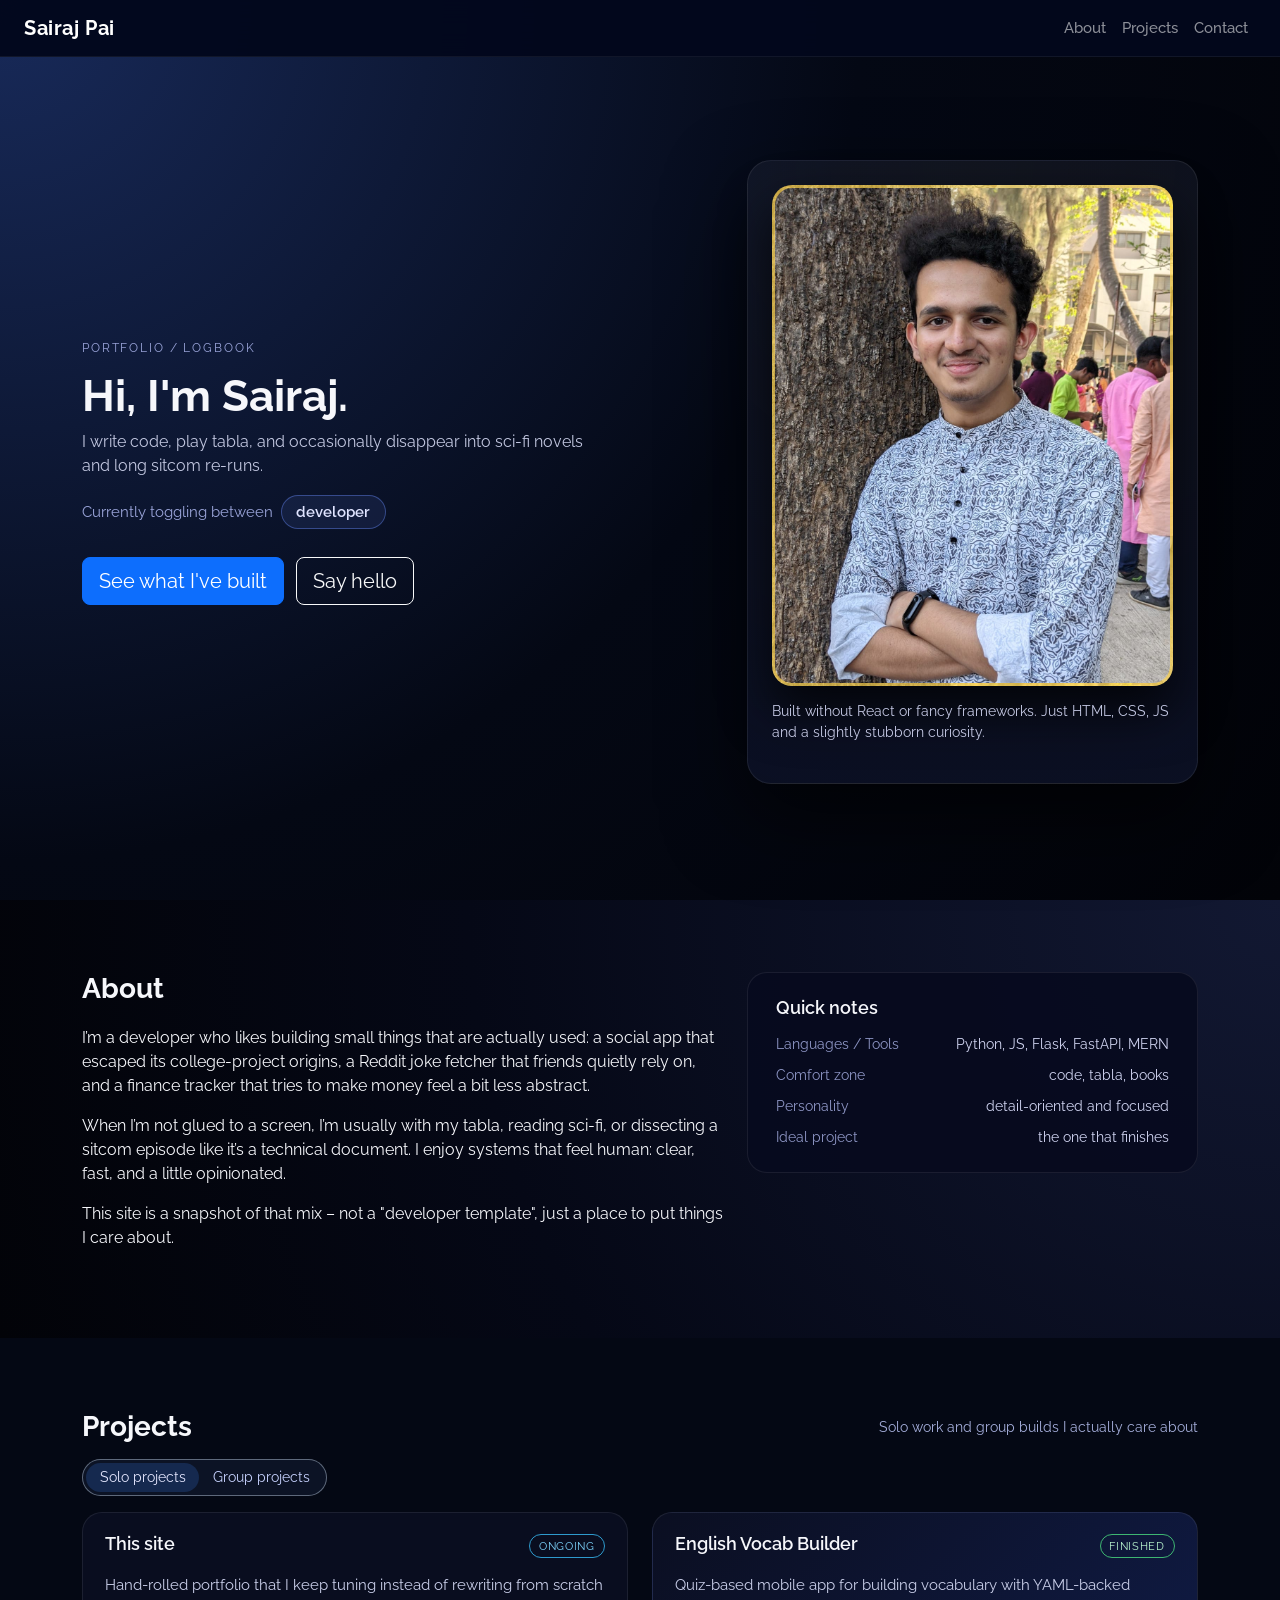
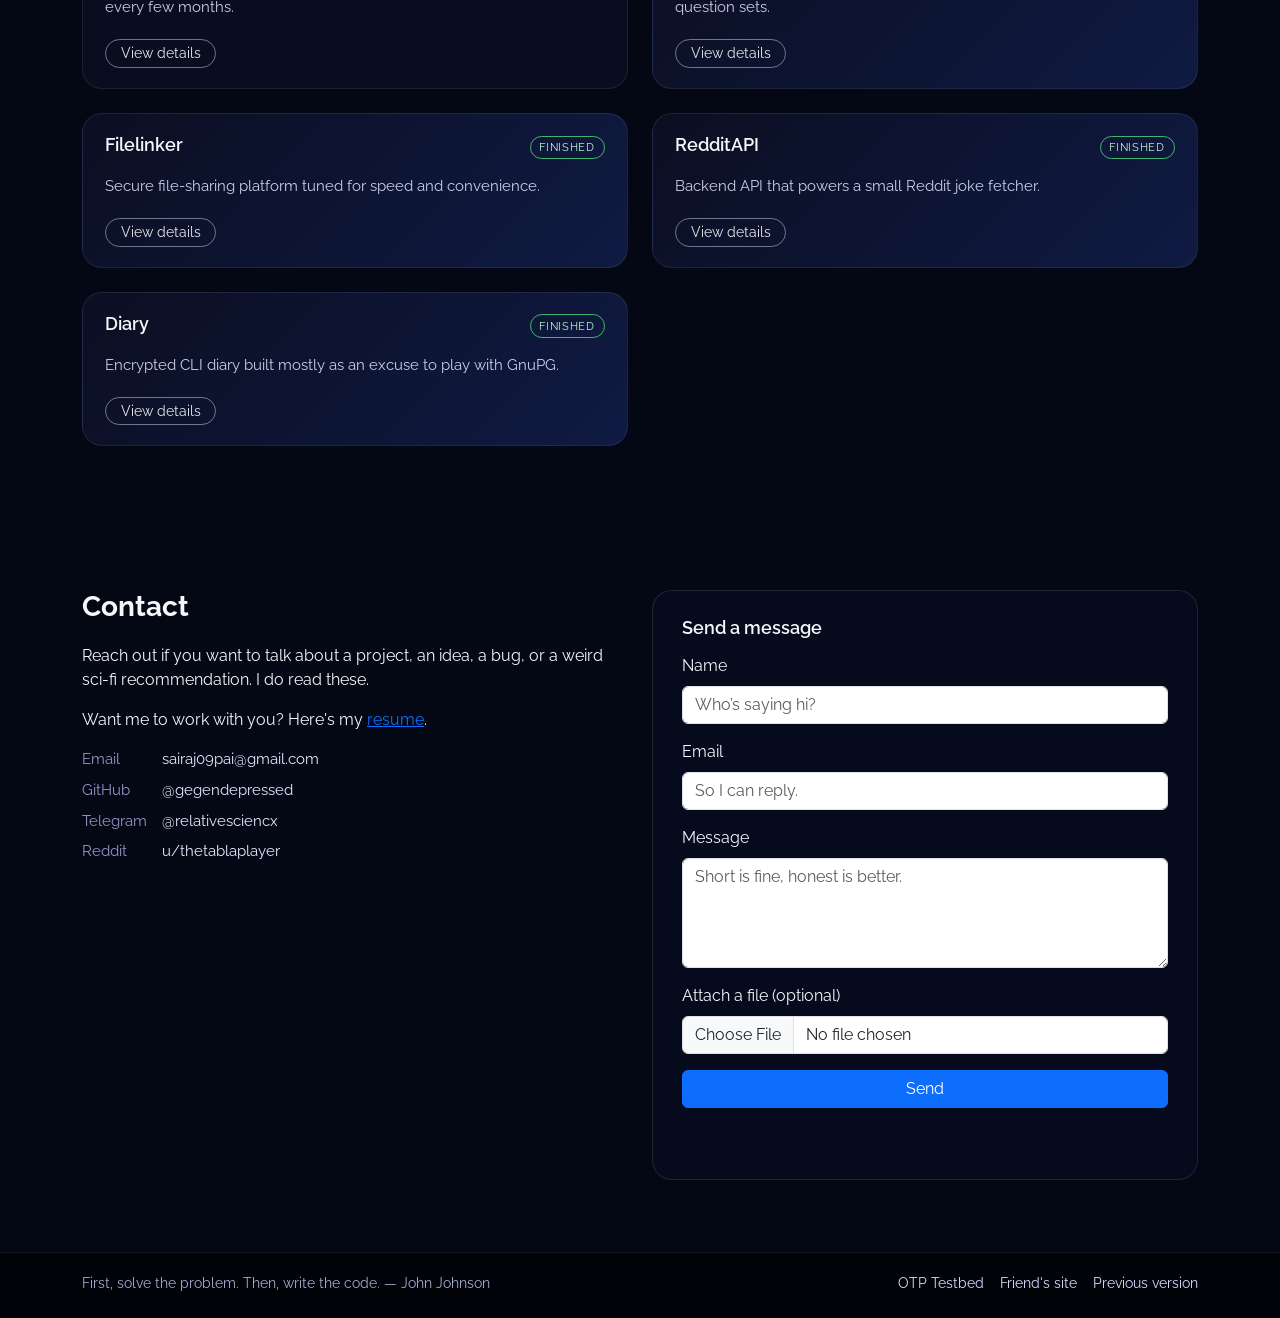
<file: index.html>
<!DOCTYPE html>
<html lang="en">
<head>
  <meta charset="utf-8" />
  <meta name="viewport" content="width=device-width, initial-scale=1" />
  <title>Sairaj Pai</title>
  <link rel="icon" type="image/x-icon" href="old/v2/images/favicon.png" />

  <!-- Fonts & CSS -->
  <link rel="preconnect" href="https://fonts.googleapis.com" />
  <link rel="preconnect" href="https://fonts.gstatic.com" crossorigin />
  <link href="https://fonts.googleapis.com/css2?family=Raleway:wght@300;400;600;700&display=swap" rel="stylesheet" />
  <link href="https://cdn.jsdelivr.net/npm/bootstrap@5.3.3/dist/css/bootstrap.min.css" rel="stylesheet" crossorigin="anonymous" />
  <link rel="stylesheet" href="css/main.css" />
</head>
<body>
  <header class="sp-header">
    <nav class="navbar navbar-expand-md navbar-dark sp-navbar fixed-top">
      <div class="container-fluid px-3 px-md-4">
        <a class="navbar-brand" href="#top">Sairaj Pai</a>
        <button class="navbar-toggler" type="button" data-bs-toggle="collapse" data-bs-target="#navContent" aria-controls="navContent" aria-expanded="false" aria-label="Toggle navigation">
          <span class="navbar-toggler-icon"></span>
        </button>
        <div class="collapse navbar-collapse" id="navContent">
          <ul class="navbar-nav ms-auto mb-2 mb-md-0">
            <li class="nav-item"><a class="nav-link" href="#about">About</a></li>
            <li class="nav-item"><a class="nav-link" href="#work">Projects</a></li>
            <li class="nav-item"><a class="nav-link" href="#contact">Contact</a></li>
          </ul>
        </div>
      </div>
    </nav>

    <section id="top" class="sp-hero container">
      <div class="row align-items-center g-4">
        <div class="col-12 col-md-6 text-center text-md-start">
          <p class="sp-eyebrow">portfolio / logbook</p>
          <h1 class="sp-hero-title">Hi, I'm Sairaj.</h1>
          <p class="sp-hero-subtitle">
            I write code, play tabla, and occasionally disappear into sci‑fi novels and long sitcom re‑runs.
          </p>
          <p class="sp-hero-rotator">
            <span class="sp-hero-label">Currently toggling between</span>
            <span class="sp-hero-chip" id="identity-rotator">developer</span>
          </p>
          <div class="sp-hero-actions">
            <a href="#work" class="btn btn-primary btn-lg">See what I've built</a>
            <a href="#contact" class="btn btn-outline-light btn-lg">Say hello</a>
          </div>
        </div>
        <div class="col-12 col-md-5 offset-md-1">
          <div class="sp-portrait-card">
            <div class="sp-portrait"></div>
            <p class="sp-portrait-note">
              Built without React or fancy frameworks. Just HTML, CSS, JS and a slightly stubborn curiosity.
            </p>
          </div>
        </div>
      </div>
    </section>
  </header>

  <main>
    <section id="about" class="sp-section sp-section-alt">
      <div class="container">
        <div class="row g-4 align-items-start">
          <div class="col-12 col-lg-7">
            <h2 class="sp-section-title">About</h2>
            <p>
              I’m a developer who likes building small things that are actually used: a social app that escaped its
              college‑project origins, a Reddit joke fetcher that friends quietly rely on, and a finance tracker that
              tries to make money feel a bit less abstract.
            </p>
            <p>
              When I’m not glued to a screen, I’m usually with my tabla, reading sci‑fi, or dissecting a sitcom episode
              like it’s a technical document. I enjoy systems that feel human: clear, fast, and a little opinionated.
            </p>
            <p>
              This site is a snapshot of that mix – not a "developer template", just a place to put things I care
              about.
            </p>
          </div>
          <div class="col-12 col-lg-5">
            <div class="sp-facts-card">
              <h3 class="sp-facts-title">Quick notes</h3>
              <ul class="sp-facts-list">
                <li><span>Languages / Tools</span><span>Python, JS, Flask, FastAPI, MERN</span></li>
                <li><span>Comfort zone</span><span>code, tabla, books</span></li>
                <li><span>Personality</span><span>detail‑oriented and focused</span></li>
                <li><span>Ideal project</span><span>the one that finishes</span></li>
              </ul>
            </div>
          </div>
        </div>
      </div>
    </section>

    <section id="work" class="sp-section">
      <div class="container">
        <div class="d-flex justify-content-between align-items-center mb-3 flex-wrap gap-2">
          <h2 class="sp-section-title mb-0">Projects</h2>
          <span class="sp-section-tag">Solo work and group builds I actually care about</span>
        </div>

        <div class="sp-project-toggle mb-3">
          <button type="button" class="sp-toggle-btn sp-toggle-btn--active" data-target="solo">Solo projects</button>
          <button type="button" class="sp-toggle-btn" data-target="group">Group projects</button>
        </div>

        <div class="sp-project-slider">
          <div id="projects-solo" class="sp-project-group sp-project-group--active">
            <div class="row g-4">
              <div class="col-12 col-md-6">
                <article class="sp-project-card sp-project-card--subtle sp-project-card--clickable" data-project-id="this-site">
                  <header class="sp-project-header">
                    <h3 class="sp-project-title">This site</h3>
                    <span class="sp-status-pill sp-status-pill--ongoing">Ongoing</span>
                  </header>
                  <p class="sp-project-body">
                    Hand-rolled portfolio that I keep tuning instead of rewriting from scratch every few months.
                  </p>
                  <button type="button" class="sp-project-open">View details</button>
                </article>
              </div>

              <div class="col-12 col-md-6">
                <article class="sp-project-card sp-project-card--clickable" data-project-id="english-vocab">
                  <header class="sp-project-header">
                    <h3 class="sp-project-title">English Vocab Builder</h3>
                    <span class="sp-status-pill sp-status-pill--finished">Finished</span>
                  </header>
                  <p class="sp-project-body">
                    Quiz-based mobile app for building vocabulary with YAML-backed question sets.
                  </p>
                  <button type="button" class="sp-project-open">View details</button>
                </article>
              </div>

              <div class="col-12 col-md-6">
                <article class="sp-project-card sp-project-card--clickable" data-project-id="filelinker">
                  <header class="sp-project-header">
                    <h3 class="sp-project-title">Filelinker</h3>
                    <span class="sp-status-pill sp-status-pill--finished">Finished</span>
                  </header>
                  <p class="sp-project-body">
                    Secure file-sharing platform tuned for speed and convenience.
                  </p>
                  <button type="button" class="sp-project-open">View details</button>
                </article>
              </div>

              <div class="col-12 col-md-6">
                <article class="sp-project-card sp-project-card--clickable" data-project-id="redditapi">
                  <header class="sp-project-header">
                    <h3 class="sp-project-title">RedditAPI</h3>
                    <span class="sp-status-pill sp-status-pill--finished">Finished</span>
                  </header>
                  <p class="sp-project-body">
                    Backend API that powers a small Reddit joke fetcher.
                  </p>
                  <button type="button" class="sp-project-open">View details</button>
                </article>
              </div>

              <div class="col-12 col-md-6">
                <article class="sp-project-card sp-project-card--clickable" data-project-id="diary">
                  <header class="sp-project-header">
                    <h3 class="sp-project-title">Diary</h3>
                    <span class="sp-status-pill sp-status-pill--finished">Finished</span>
                  </header>
                  <p class="sp-project-body">
                    Encrypted CLI diary built mostly as an excuse to play with GnuPG.
                  </p>
                  <button type="button" class="sp-project-open">View details</button>
                </article>
              </div>
            </div>
          </div>

          <div id="projects-group" class="sp-project-group">
            <div class="row g-4">
              <div class="col-12 col-md-6">
                <article class="sp-project-card sp-project-card--clickable" data-project-id="readnexus">
                  <header class="sp-project-header">
                    <h3 class="sp-project-title">ReadNexus</h3>
                    <span class="sp-status-pill sp-status-pill--finished">Finished</span>
                  </header>
                  <p class="sp-project-body">
                    Book recommendation system built over a large catalogue using semantic search and collaborative
                    filtering.
                  </p>
                  <button type="button" class="sp-project-open">View details</button>
                </article>
              </div>

              <div class="col-12 col-md-6">
                <article class="sp-project-card sp-project-card--clickable" data-project-id="exposehost">
                  <header class="sp-project-header">
                    <h3 class="sp-project-title">ExposeHost</h3>
                    <span class="sp-status-pill sp-status-pill--ongoing">Ongoing</span>
                  </header>
                  <p class="sp-project-body">
                    Coming soon.
                  </p>
                  <button type="button" class="sp-project-open">View details</button>
                </article>
              </div>

              <div class="col-12 col-md-6">
                <article class="sp-project-card sp-project-card--clickable" data-project-id="smartspend">
                  <header class="sp-project-header">
                    <h3 class="sp-project-title">SmartSpend</h3>
                    <span class="sp-status-pill sp-status-pill--finished">Finished</span>
                  </header>
                  <p class="sp-project-body">
                    Group-built personal finance manager with a MERN stack backend and real-time UI.
                  </p>
                  <button type="button" class="sp-project-open">View details</button>
                </article>
              </div>

              <div class="col-12 col-md-6">
                <article class="sp-project-card sp-project-card--clickable" data-project-id="openmedia">
                  <header class="sp-project-header">
                    <h3 class="sp-project-title">Openmedia</h3>
                    <span class="sp-status-pill sp-status-pill--finished">Finished</span>
                  </header>
                  <p class="sp-project-body">
                    Media management and social app that started in college and refused to stay a toy.
                  </p>
                  <button type="button" class="sp-project-open">View details</button>
                </article>
              </div>
            </div>
          </div>
        </div>
      </div>
    </section>

    <section id="contact" class="sp-section">
      <div class="container">
        <div class="row g-4">
          <div class="col-12 col-lg-6">
            <h2 class="sp-section-title">Contact</h2>
            <p>
              Reach out if you want to talk about a project, an idea, a bug, or a weird sci‑fi recommendation. I do
              read these.
            </p>
            <p class="sp-contact-resume">
              Want me to work with you? Here's my <a href="assets/Sairaj_Pai-Resume.pdf" target="_blank" rel="noopener noreferrer">resume</a>.
            </p>
            <ul class="sp-contact-list">
              <li><span>Email</span><a href="mailto:sairaj09pai@gmail.com">sairaj09pai@gmail.com</a></li>
              <li><span>GitHub</span><a href="https://github.com/gegendepressed" target="_blank" rel="noopener noreferrer">@gegendepressed</a></li>
              <li><span>Telegram</span><a href="https://t.me/relativesciencx" target="_blank" rel="noopener noreferrer">@relativesciencx</a></li>
              <li><span>Reddit</span><a href="https://reddit.com/u/thetablaplayer" target="_blank" rel="noopener noreferrer">u/thetablaplayer</a></li>
            </ul>
          </div>
          <div class="col-12 col-lg-6">
            <div class="sp-form-card">
              <h3 class="sp-form-title">Send a message</h3>
              <form id="contact-form" novalidate>
                <div class="mb-3">
                  <label for="name" class="form-label">Name</label>
                  <input type="text" id="name" name="name" class="form-control" placeholder="Who’s saying hi?" required />
                </div>
                <div class="mb-3">
                  <label for="email" class="form-label">Email</label>
                  <input type="email" id="email" name="email" class="form-control" placeholder="So I can reply." />
                </div>
                <div class="mb-3">
                  <label for="message" class="form-label">Message</label>
                  <textarea id="message" name="message" rows="4" class="form-control" placeholder="Short is fine, honest is better." required></textarea>
                </div>
                <div class="mb-3">
                  <label for="file" class="form-label">Attach a file (optional)</label>
                  <input type="file" id="file" name="file" class="form-control" />
                </div>
                <button type="submit" class="btn btn-primary w-100" id="contact-submit">Send</button>
                <p class="sp-form-status" id="form-status" aria-live="polite"></p>
              </form>
            </div>
          </div>
        </div>
      </div>
    </section>
  </main>

  <div class="sp-modal-backdrop" id="project-modal" hidden>
    <div class="sp-modal" role="dialog" aria-modal="true" aria-labelledby="project-modal-title">
      <button type="button" class="sp-modal-close" id="project-modal-close" aria-label="Close project details">×</button>
      <header class="sp-modal-header">
        <h2 id="project-modal-title" class="sp-modal-title"></h2>
        <span id="project-modal-status" class="sp-status-pill"></span>
      </header>
      <div class="sp-modal-main">
        <div class="sp-modal-info">
          <p id="project-modal-period" class="sp-modal-period"></p>
          <p id="project-modal-tech" class="sp-modal-tech"></p>
          <ul id="project-modal-points" class="sp-modal-list"></ul>
          <div class="sp-modal-actions">
            <a id="project-modal-live" class="btn btn-sm btn-primary" href="#" target="_blank" rel="noopener noreferrer" hidden>Open live app</a>
            <a id="project-modal-code" class="btn btn-sm btn-outline-light" href="#" target="_blank" rel="noopener noreferrer" hidden>View code</a>
            <a id="project-modal-extra" class="btn btn-sm btn-outline-light" href="#" target="_blank" rel="noopener noreferrer" hidden>Project page</a>
          </div>
        </div>
        <div id="project-modal-frame-wrapper" class="sp-modal-frame-wrapper" hidden>
          <iframe id="project-modal-frame" title="Project preview" loading="lazy"></iframe>
        </div>
      </div>
    </div>
  </div>

  <footer class="sp-footer">
    <div class="container d-flex flex-column flex-md-row align-items-center justify-content-between gap-3">
      <p class="mb-0 sp-footer-text" id="footer-quote"></p>
      <div class="sp-footer-links">
        <a href="otp.html">OTP Testbed</a>
        <a href="https://frost2k5.is-a.dev" target="_blank" rel="noopener noreferrer">Friend's site</a>
        <a href="/old/v2/index.html" target="_blank" rel="noopener noreferrer">Previous version</a>
      </div>
    </div>
  </footer>

  <script src="https://cdn.jsdelivr.net/npm/bootstrap@5.3.3/dist/js/bootstrap.bundle.min.js" crossorigin="anonymous"></script>
  <script src="js/main.js"></script>
</body>
</html>
</file>
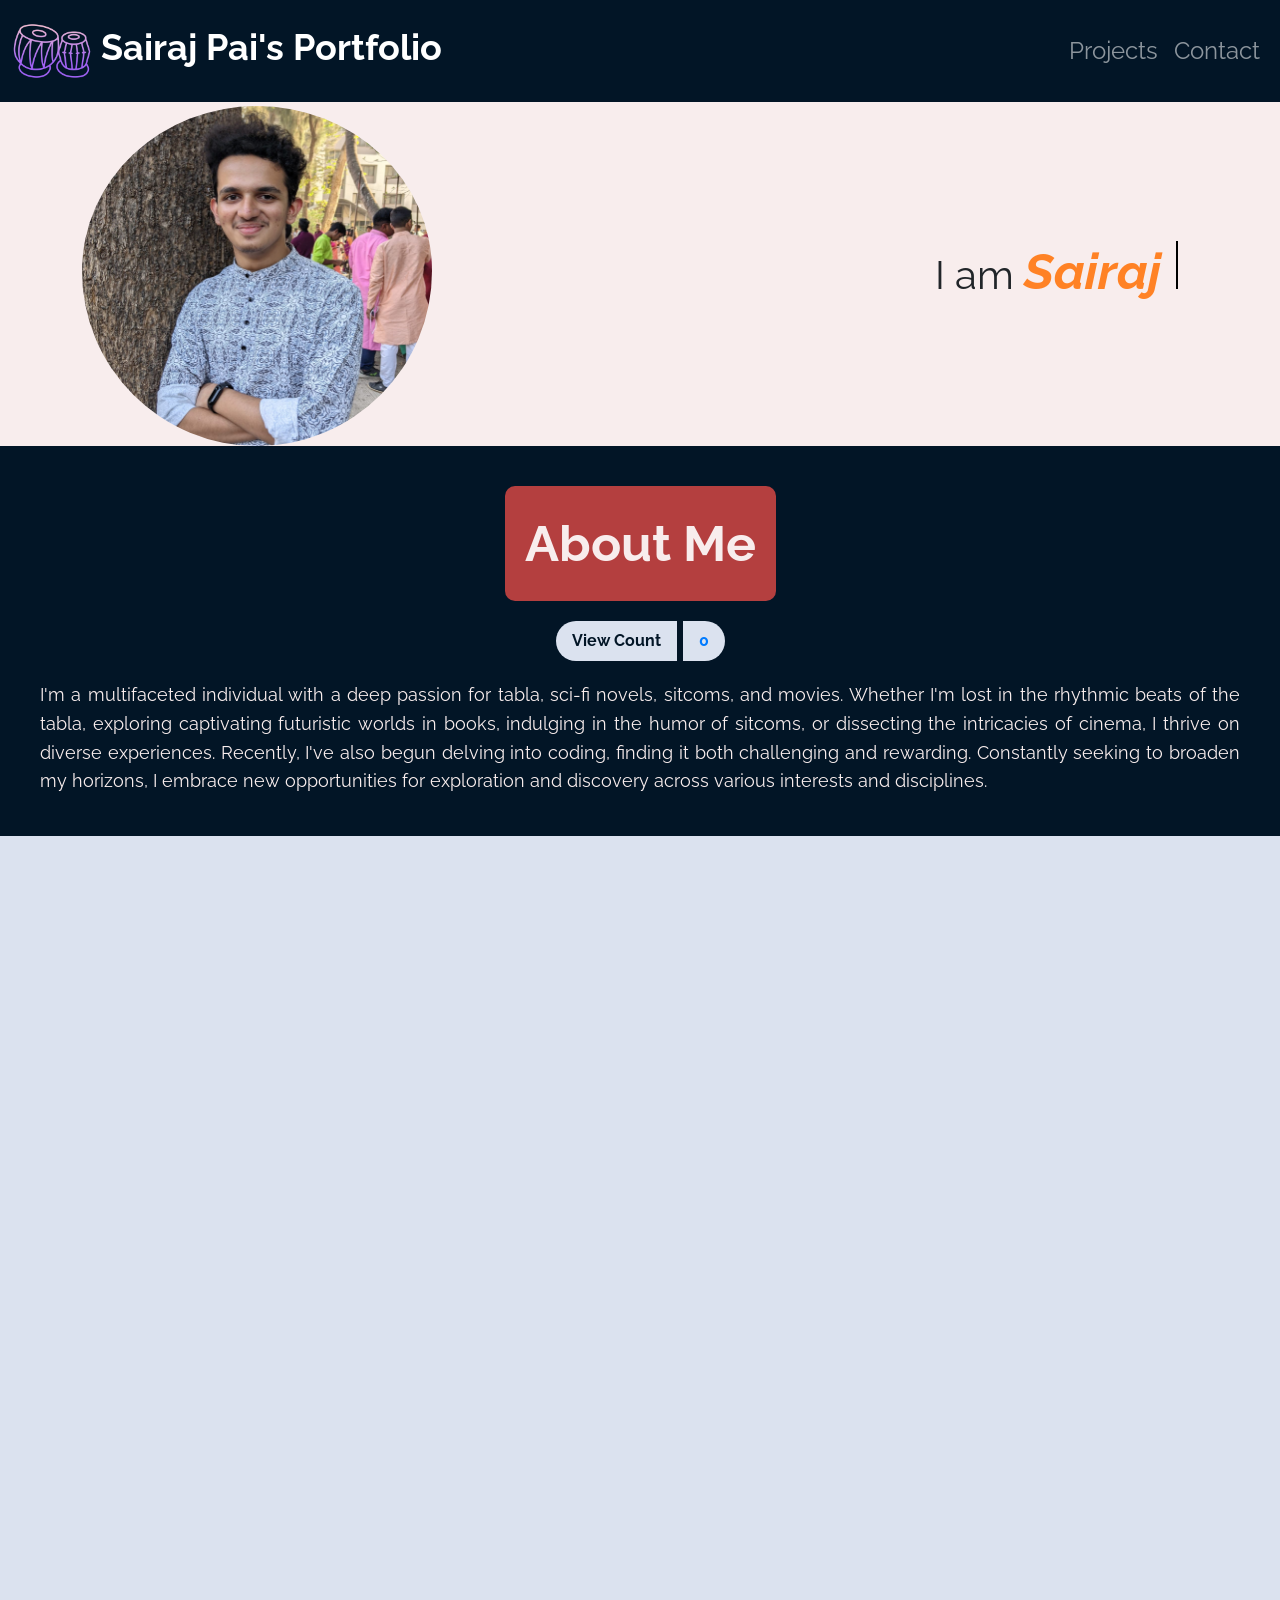
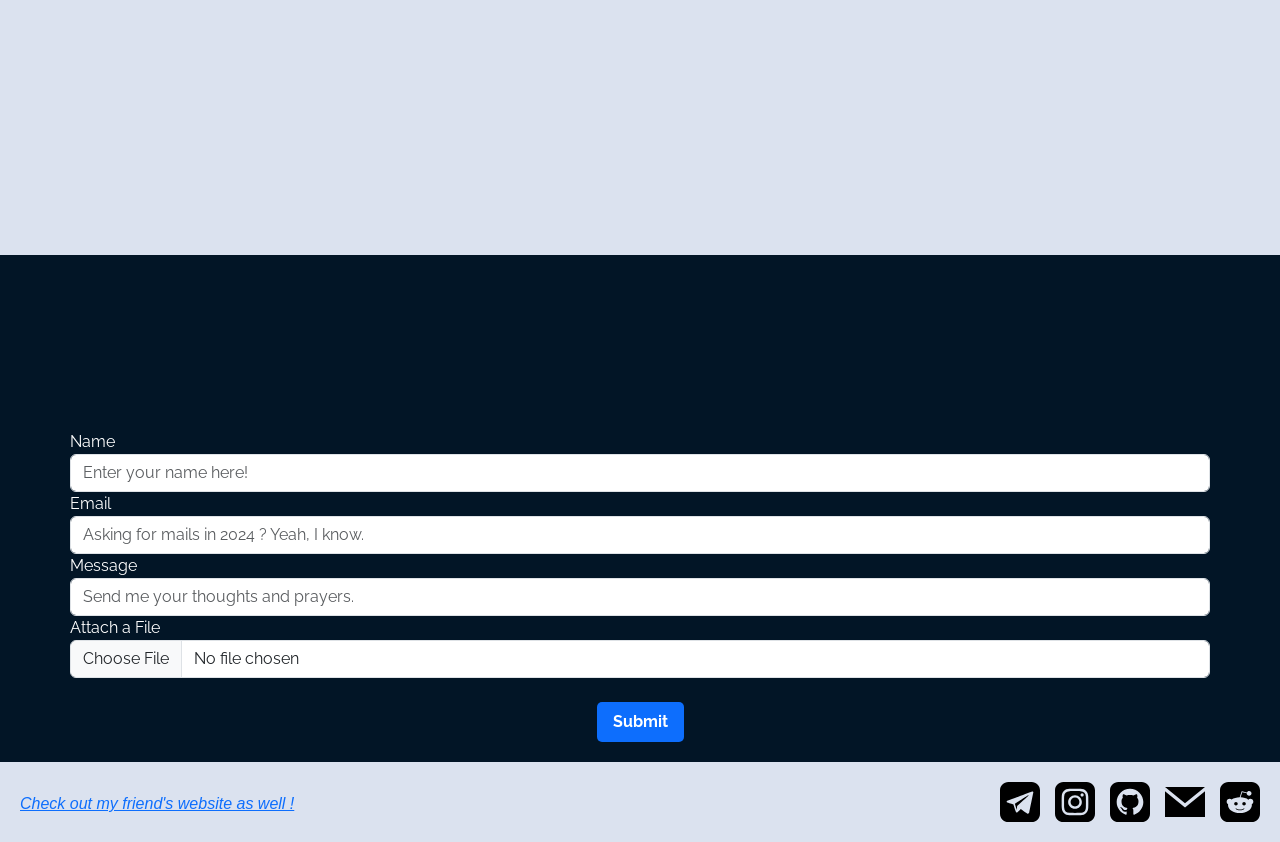
<file: old/v2/index.html>
<!DOCTYPE html>
<html lang="en">
<head>
    <meta charset="utf-8">
    <meta name="viewport" content="width=device-width, initial-scale=1">
    <title>Sairaj Pai - Portfolio</title>
    <link rel="icon" type="image/x-icon" href="images/favicon.png">
    <link href="https://cdn.jsdelivr.net/npm/bootstrap@5.3.3/dist/css/bootstrap.min.css" rel="stylesheet" integrity="sha384-QWTKZyjpPEjISv5WaRU9OFeRpok6YctnYmDr5pNlyT2bRjXh0JMhjY6hW+ALEwIH" crossorigin="anonymous">
    <link rel="stylesheet" href="css/style.css">
    <link rel="preconnect" href="https://fonts.googleapis.com">
    <link rel="preconnect" href="https://fonts.gstatic.com" crossorigin>
    <link href="https://fonts.googleapis.com/css2?family=Raleway:ital,wght@0,100..900;1,100..900&display=swap" rel="stylesheet">
    <link href="https://unpkg.com/aos@2.3.1/dist/aos.css" rel="stylesheet">
  </head>
<body>
    <nav class="navbar navbar-expand-lg navbar-dark fixed-top">
        <div class="container-fluid">
            <a class="navbar-brand navbar-dark" href="#"><img src="images/favicon.png" style="width: 80px; height: auto; padding: right 10px;"> Sairaj Pai's Portfolio</a>
            <button class="navbar-toggler" type="button" data-bs-toggle="collapse" data-bs-target="#navbarSupportedContent" aria-controls="navbarSupportedContent" aria-expanded="false" aria-label="Toggle navigation">
                <span class="navbar-toggler-icon"></span>
            </button>
            <div class="collapse navbar-collapse" id="navbarSupportedContent">
                <ul class="navbar-nav ms-auto mb-3 mb-lg-0">
                    <li class="nav-item">
                        <a class="nav-link" href="#projects">Projects</a>
                    </li>
                    <li class="nav-item">
                      <a class="nav-link" href="#contact">Contact</a>
                  </li>
                </ul>
            </div>
        </div>
    </nav>
    
    <div class="container mt-5 pt-5">
        <div class="d-flex align-items-center">
            <img class="profile me-3" src="images/profile.jpeg" alt="Profile">
            <div class="typing-container">
                I am <span class="typed-text"></span> 
                <span class="cursor"></span>
            </div>
        </div>
    </div>

    <div class="aboutme-container">
        <div data-aos="zoom-in" class="aboutme"> About Me</div>
        <div class="visitcounter">
					<span class="visitcounter-label">View Count </span>
					<span class="visitcounter-count" id="visitcount">0</span>
				</div>
        <div class="description">
            I'm a multifaceted individual with a deep passion for tabla, sci-fi novels, sitcoms, and movies. Whether I'm lost in the rhythmic beats of the tabla, exploring captivating futuristic worlds in books, indulging in the humor of sitcoms, or dissecting the intricacies of cinema, I thrive on diverse experiences. Recently, I've also begun delving into coding, finding it both challenging and rewarding. Constantly seeking to broaden my horizons, I embrace new opportunities for exploration and discovery across various interests and disciplines. 
        </div>
    </div>

    <div class="projects-container" id="projects">
        <div data-aos="fade-up" class="projects-title"> Projects </div>
        <div data-aos="fade-up" class="card text-white bg-dark mb-3">
            <img src="images/openmedia.png" class="card-img-top cardimage" alt="...">
            <div class="card-body">
              <h5 class="card-title">Openmedia - A Social Media Web App</h5>
              <p class="card-text">Developed originally as a college project, it has been scaled according to the requirements of a generic social media app. Built using Flask and Html.</p>
              <a href="https://openmedia-e0gvb8fzbnexafd8.centralus-01.azurewebsites.net/" class="btn btn-primary stretched-link">Openmedia</a>
            </div>
          </div>

          <div data-aos="fade-up" class="card text-white bg-dark mb-3">
            <img src="images/redditfetcher.png" class="card-img-top cardimage" alt="...">
            <div class="card-body">
              <h5 class="card-title">Reddit Fetcher - Fetch Posts Away !</h5>
              <p class="card-text"> This FastAPI application connects to Reddit using the PRAW library to fetch random, hot and top posts from a specified subreddit. It returns the title, description, URL and date of a post and also has a copying functionality. It's a great way to get jokes and send to your friends!</p>
              <a href="https://sairaj.tabcat.live/redditapi.html" class="btn btn-primary stretched-link"> Reddit Fetcher</a>
            </div>
          </div>

          <div data-aos="fade-up" class="card text-white bg-dark mb-3">
            <img src="images/smartspend1.png" class="card-img-top cardimage" alt="...">
            <div class="card-body">
              <h5 class="card-title">SmartSpend - Personal Finance Manager</h5>
              <p class="card-text">SmartSpend is a comprehensive personal finance planner built using the MERN stack (MongoDB, Express, React, and Node.js). It enables users to manage their financial activities, including investments, expenses, transactions, loans, and EMIs, through a secure and intuitive interface.</p>
              <a href="https://smartspend-h6cxb0dng5ardeef.centralindia-01.azurewebsites.net/" class="btn btn-primary stretched-link"> SmartSpend </a>
            </div>
          </div>

          <div data-aos="fade-up" class="card text-white bg-dark mb-3">
            <img src="images/websitepic.png" class="card-img-top cardimage" alt="...">
            <div class="card-body">
              <h5 class="card-title">This Portfolio Website</h5>
              <p class="card-text">Well, isn't it nice ?</p>
              <a href="https://sairaj.tabcat.live" class="btn btn-primary stretched-link"> THIS WEBSITE.</a>   
            </div>
          </div>

    </div>

    <div class="contents-container text-white " id="contact">
        <div class="contents-title" data-aos="zoom-in"> Contact </div>
        <form name="myForm" onsubmit="validateForm(); return false">
        <div class="form-row">
          <div class="col-auto text-start">
            <label for="validationDefault01">Name</label>
            <input type="text" class="form-control text-start" id="name" placeholder="Enter your name here!"required>
          </div>
          <div class="col-auto text-start">
            <label for="validationDefault02">Email</label>
            <input type="email" class="form-control text-start" id="email" placeholder="Asking for mails in 2024 ? Yeah, I know.">
          </div>
          </div>
          <div class="form-group text-start">
            <label for="exampleFormControlInput1">Message</label>
            <input type="text" class="form-control text-start" id="message" placeholder="Send me your thoughts and prayers."required>
          </div>
          <div class="form-group text-start">
            <label for="file"> Attach a File </label>
            <input type="file" class="form-control text-start" id="filename" name="filename" placeholder="Send me any documents to review!">
          </div>
          <br>
          <input class="submitbutton btn btn-primary btn-lg btn-block" type="submit" value="Submit">
        </form>
    </div>

        <footer class="socialmedia-tray">
          <div class="website-mention">
            <a href="https://frost2k5.is-a.dev"> Check out my friend's website as well !</a>
          </div>
          <div class="socialmedia-icons">
            <a href="https://t.me/relativesciencx">
              <img src="images/teleicon.svg" alt="Telegram">
            </a>
            <a href="https://instagram.com/the.tablaplayer" target="_blank" rel="noopener noreferrer">
              <img src="images/instaicon.svg" alt="Instagram">
            </a>
            <a href="https://github.com/gegendepressed" target="_blank" rel="noopener noreferrer">
              <img src="images/giticon.svg" alt="GitHub">
            </a>
            <a href="mailto:sairaj09pai@gmail.com">
              <img src="images/mailicon.svg" alt="Email">
            </a>
            <a href="https://reddit.com/u/thetablaplayer" target="_blank" rel="noopener noreferrer">
              <img src="images/redditicon.svg" alt="Reddit">
            </a>
          </div>

        </footer>
        

    <script src="https://unpkg.com/aos@2.3.1/dist/aos.js"></script>
      <script>
        AOS.init();
      </script>
    <script src="js/script.js"></script>
    <script src="https://cdn.jsdelivr.net/npm/bootstrap@5.3.3/dist/js/bootstrap.bundle.min.js" integrity="sha384-YvpcrYf0tY3lHB60NNkmXc5s9fDVZLESaAA55NDzOxhy9GkcIdslK1eN7N6jIeHz" crossorigin="anonymous"></script></body>
</html>
</file>
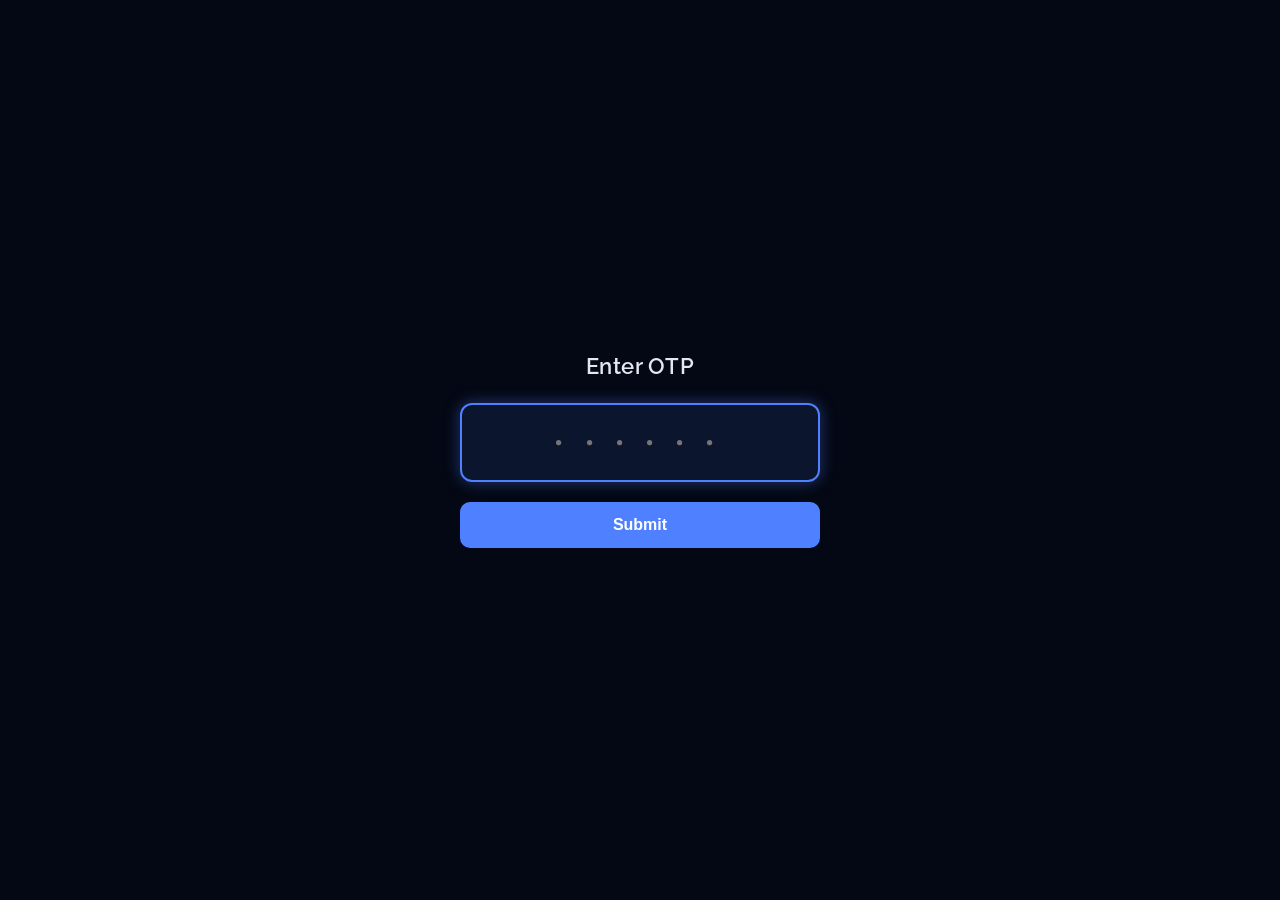
<file: otp.html>
<!DOCTYPE html>
<html lang="en">
<head>
  <meta charset="utf-8" />
  <meta name="viewport" content="width=device-width, initial-scale=1" />
  <title>OTP Verification</title>
  <link rel="preconnect" href="https://fonts.googleapis.com" />
  <link rel="preconnect" href="https://fonts.gstatic.com" crossorigin />
  <link href="https://fonts.googleapis.com/css2?family=Raleway:wght@400;600&family=JetBrains+Mono:wght@400;600&display=swap" rel="stylesheet" />
  <style>
    * {
      box-sizing: border-box;
      margin: 0;
      padding: 0;
    }
    body {
      background: #040814;
      color: #f6f7fb;
      font-family: 'Raleway', system-ui, -apple-system, sans-serif;
      min-height: 100vh;
      display: flex;
      align-items: center;
      justify-content: center;
      padding: 20px;
    }
    .otp-container {
      width: 100%;
      max-width: 360px;
      text-align: center;
    }
    h1 {
      font-size: 1.4rem;
      margin-bottom: 24px;
      font-weight: 600;
      color: #e2e8f0;
      letter-spacing: 0.02em;
    }
    .otp-input {
      width: 100%;
      background: rgba(14, 23, 49, 0.9);
      border: 2px solid rgba(255, 255, 255, 0.18);
      border-radius: 12px;
      padding: 16px 20px;
      font-family: 'JetBrains Mono', monospace;
      font-size: 2rem;
      color: #ffffff;
      text-align: center;
      letter-spacing: 0.35em;
      outline: none;
      transition: border-color 0.2s, box-shadow 0.2s;
    }
    .otp-input:focus {
      border-color: #4f80ff;
      box-shadow: 0 0 16px rgba(79, 128, 255, 0.4);
    }
    .btn-submit {
      margin-top: 20px;
      width: 100%;
      padding: 14px;
      background: #4f80ff;
      color: #fff;
      border: none;
      border-radius: 10px;
      font-size: 1rem;
      font-weight: 600;
      cursor: pointer;
      transition: background 0.2s;
    }
    .btn-submit:hover {
      background: #3b6ae8;
    }
  </style>
</head>
<body>
  <div class="otp-container">
    <h1>Enter OTP</h1>
    <form action="#" method="post" onsubmit="event.preventDefault();">
      <input 
        type="text" 
        name="otp" 
        id="otp" 
        autocomplete="one-time-code" 
        inputmode="numeric" 
        pattern="[0-9]*" 
        maxlength="6" 
        placeholder="······" 
        class="otp-input"
        autofocus 
      />
      <button type="submit" class="btn-submit">Submit</button>
    </form>
  </div>
</body>
</html>
</file>
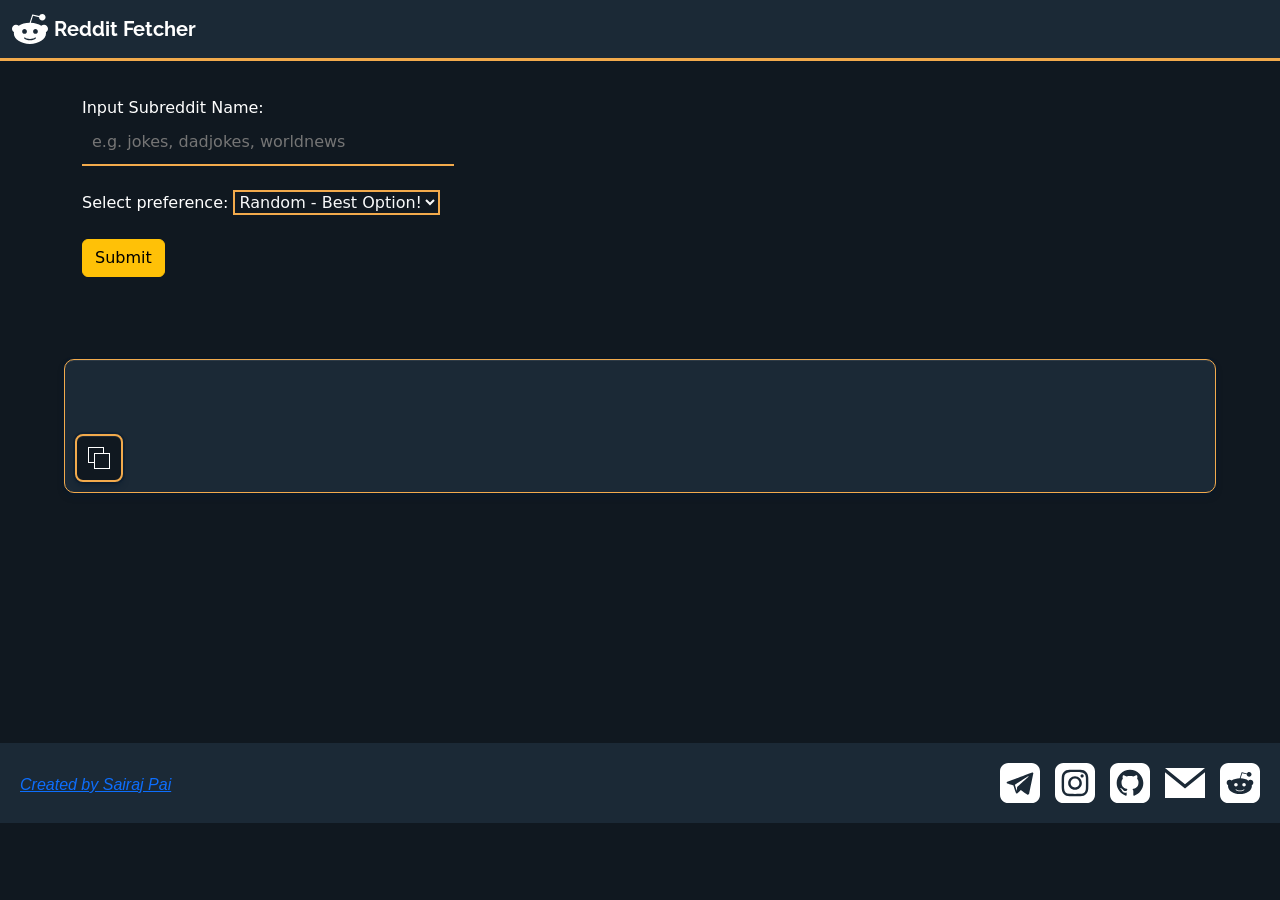
<file: old/v2/redditapi.html>
<!DOCTYPE html>
<html lang="en">
<head>
    <meta charset="utf-8">
    <meta name="viewport" content="width=device-width, initial-scale=1">
    <title>Reddit Fetcher - Fetch Away!</title>
    <link rel="icon" type="image/x-icon" href="images/redditforapi.svg">
    <link href="https://cdn.jsdelivr.net/npm/bootstrap@5.3.3/dist/css/bootstrap.min.css" rel="stylesheet" integrity="sha384-QWTKZyjpPEjISv5WaRU9OFeRpok6YctnYmDr5pNlyT2bRjXh0JMhjY6hW+ALEwIH" crossorigin="anonymous">
    <link rel="stylesheet" href="css/redstyles.css">
    <link rel="stylesheet" href="css/mstyles.css">
    <link rel="preconnect" href="https://fonts.googleapis.com">
    <link rel="preconnect" href="https://fonts.gstatic.com" crossorigin>
    <link href="https://fonts.googleapis.com/css2?family=Raleway:ital,wght@0,100..900;1,100..900&display=swap" rel="stylesheet">
</head>
<body>
    <nav class="navbar navbar-expand-lg navbar-dark fixed-top">
        <div class="container-fluid">
            <a class="navbar-brand" href="">
                <img src="images/redditforapi.svg" style="width: 36px; height: 36px; filter: invert();">
                Reddit Fetcher
            </a>
        </div>
    </nav>
    
    <div class="container mt-5 pt-5">
        <div class="image-container">
            <form id="redditapifetcher">
                <div class="form-group col-md-4">
                    <label for="subredditname">Input Subreddit Name:</label>
                    <input type="text" class="input-line text-light" id="subredditname" placeholder="e.g. jokes, dadjokes, worldnews" required>
                </div>
                <br>
                <label for="options">Select preference:</label>
                <select class="custom-select text-light bg-custom" id="options" required>
                    <option value="hot">Hot</option>
                    <option value="top_week">Top - Past Week</option>
                    <option value="top_month">Top - Past Month</option>
                    <option value="top_year">Top - Past Year</option>
                    <option selected value="random">Random - Best Option!</option>
                </select>
                <br><br>
                <button type="submit" class="btn btn-warning">Submit</button>
                <br>
                <br>
            </form>
        </div>
    </div>
    <br>
    <br>

    <div class="redcontainer">
        <br>
        <p id="Joke-Header"></p>
        <p id="Joke-Description"></p>
        <p id="URL"></p>
        <p id="Date"></p>
        <br>
        <button id="copytextbutton" onclick="copytext()" class="copytextbutton" disabled>
            <img src="images/iconmonstr-copy-thin.svg" style="filter: invert();">
        </button>
    </div>

    <br>
    <br>
    <br>
    <br>
    <br>
    <br>
    <br>
    <br>
    <br>
    <br>
    <div class="socialmedia-tray">
        <div class="website-mention">
          <a href="https://sairaj.tabcat.live"> Created by Sairaj Pai</a>
        </div>
        <div class="socialmedia-icons">
          <a href="https://t.me/relativesciencx">
            <img src="images/teleicon.svg" alt="Telegram">
          </a>
          <a href="https://instagram.com/the.tablaplayer" target="_blank" rel="noopener noreferrer">
            <img src="images/instaicon.svg" alt="Instagram">
          </a>
          <a href="https://github.com/gegendepressed" target="_blank" rel="noopener noreferrer">
            <img src="images/giticon.svg" alt="GitHub">
          </a>
          <a href="mailto:sairaj09pai@gmail.com">
            <img src="images/mailicon.svg" alt="Email">
          </a>
          <a href="https://reddit.com/u/thetablaplayer" target="_blank" rel="noopener noreferrer">
            <img src="images/redditicon.svg" alt="Reddit">
          </a>
        </div>
      </div>

    <script src="js/redscript.js"></script>
    <script src="https://cdn.jsdelivr.net/npm/bootstrap@5.3.3/dist/js/bootstrap.bundle.min.js" integrity="sha384-YvpcrYf0tY3lHB60NNkmXc5s9fDVZLESaAA55NDzOxhy9GkcIdslK1eN7N6jIeHz" crossorigin="anonymous"></script>
</body>
</html>
</file>
<file: css/main.css>
body {
  margin: 0;
  font-family: "Raleway", system-ui, -apple-system, BlinkMacSystemFont, "Segoe UI", sans-serif;
  background: #040814;
  color: #f6f7fb;
}

.sp-header {
  background: radial-gradient(circle at top left, #182a5a 0, #040814 55%, #020308 100%);
  min-height: 100vh;
  padding-top: 64px;
}

.sp-navbar {
  background: rgba(3, 8, 29, 0.96);
  backdrop-filter: blur(12px);
  border-bottom: 1px solid rgba(255, 255, 255, 0.06);
}

.sp-navbar .navbar-brand {
  font-weight: 700;
  letter-spacing: 0.03em;
}

.sp-navbar .nav-link {
  font-weight: 500;
  font-size: 0.95rem;
}

.sp-hero {
  padding-top: 96px;
  padding-bottom: 96px;
}

.sp-eyebrow {
  text-transform: uppercase;
  letter-spacing: 0.15em;
  color: #9aa4d9;
  font-size: 0.78rem;
  margin-bottom: 0.75rem;
}

.sp-hero-title {
  font-size: clamp(2.4rem, 3.4vw, 3.2rem);
  font-weight: 700;
  margin-bottom: 0.5rem;
}

.sp-hero-subtitle {
  font-size: 1.02rem;
  max-width: 32rem;
  color: #c2c7e0;
}

.sp-hero-rotator {
  margin-top: 1rem;
  display: flex;
  flex-wrap: wrap;
  align-items: center;
  gap: 0.5rem;
  font-size: 0.95rem;
}

.sp-hero-label {
  color: #9aa4d9;
}

.sp-hero-chip {
  background: rgba(105, 142, 255, 0.1);
  border-radius: 999px;
  padding: 0.3rem 0.9rem;
  border: 1px solid rgba(105, 142, 255, 0.4);
  font-weight: 600;
  color: #e0e4ff;
}

.sp-hero-actions {
  margin-top: 1.75rem;
  display: flex;
  flex-wrap: wrap;
  gap: 0.75rem;
}

.sp-portrait-card {
  background: radial-gradient(circle at top, rgba(255, 255, 255, 0.06), rgba(11, 16, 36, 0.96));
  border-radius: 1.5rem;
  border: 1px solid rgba(255, 255, 255, 0.08);
  padding: 1.5rem;
  box-shadow: 0 32px 80px rgba(0, 0, 0, 0.65);
}

.sp-portrait {
  width: 100%;
  aspect-ratio: 4 / 5;
  border-radius: 1.25rem;
  background-image: url("../old/v2/images/profile.jpeg");
  background-size: cover;
  background-position: center;
  border: 3px solid rgba(252, 211, 77, 0.7);
  box-shadow: 0 24px 50px rgba(0, 0, 0, 0.75);
}

.sp-portrait-note {
  margin-top: 0.85rem;
  font-size: 0.9rem;
  color: #c4c8e3;
}

.sp-section {
  padding: 72px 0;
}

.sp-section-alt {
  background: radial-gradient(circle at top right, #121832 0, #050816 60%, #020308 100%);
}

.sp-section-title {
  font-size: 1.75rem;
  font-weight: 700;
  margin-bottom: 1.25rem;
}

.sp-section-tag {
  font-size: 0.9rem;
  color: #a5aedb;
}

.sp-subsection-heading {
  font-size: 1.1rem;
  font-weight: 600;
  margin-bottom: 0.75rem;
  color: #cfd3ff;
}

.sp-facts-card {
  background: rgba(7, 11, 30, 0.9);
  border-radius: 1.25rem;
  border: 1px solid rgba(255, 255, 255, 0.08);
  padding: 1.5rem 1.75rem;
}

.sp-project-toggle {
  display: inline-flex;
  padding: 3px;
  border-radius: 999px;
  background: rgba(15, 23, 42, 0.8);
  border: 1px solid rgba(148, 163, 184, 0.6);
}

.sp-toggle-btn {
  border: none;
  background: transparent;
  color: #c7d2fe;
  padding: 0.25rem 0.85rem;
  border-radius: 999px;
  font-size: 0.85rem;
}

.sp-toggle-btn--active {
  background: rgba(59, 130, 246, 0.2);
  color: #e5e7ff;
}

.sp-project-slider {
  position: relative;
}

.sp-project-group {
  transition: opacity 0.25s ease, transform 0.25s ease;
}

.sp-project-group--active {
  opacity: 1;
  transform: translateX(0);
}

.sp-project-group:not(.sp-project-group--active) {
  opacity: 0;
  transform: translateX(12px);
  pointer-events: none;
  position: absolute;
  inset: 0;
}

.sp-facts-title {
  font-size: 1.1rem;
  font-weight: 600;
  margin-bottom: 0.9rem;
}

.sp-facts-list {
  list-style: none;
  padding: 0;
  margin: 0;
  display: flex;
  flex-direction: column;
  gap: 0.6rem;
}

.sp-facts-list li {
  display: flex;
  justify-content: space-between;
  gap: 1.25rem;
  font-size: 0.9rem;
  color: #d0d4f1;
}

.sp-facts-list li span:first-child {
  color: #8e96c5;
}

.sp-project-card {
  background: linear-gradient(135deg, rgba(11, 15, 34, 0.98), rgba(16, 27, 69, 0.98));
  border-radius: 1.25rem;
  padding: 1.25rem 1.4rem;
  border: 1px solid rgba(255, 255, 255, 0.08);
  height: 100%;
  display: flex;
  flex-direction: column;
  justify-content: space-between;
}

.sp-project-card--clickable {
  cursor: pointer;
}

.sp-project-card--clickable:hover {
  border-color: rgba(129, 140, 248, 0.9);
}

.sp-project-card--subtle {
  background: rgba(10, 14, 33, 0.96);
}

.sp-project-header {
  display: flex;
  justify-content: space-between;
  align-items: baseline;
  gap: 0.5rem;
  margin-bottom: 0.75rem;
  flex-wrap: wrap;
}

.sp-project-title {
  font-size: 1.1rem;
  font-weight: 600;
}

.sp-project-pill {
  font-size: 0.75rem;
  padding: 0.2rem 0.6rem;
  border-radius: 999px;
  border: 1px solid rgba(180, 198, 255, 0.5);
  color: #bec7ff;
}

.sp-status-pill {
  font-size: 0.7rem;
  padding: 0.15rem 0.55rem;
  border-radius: 999px;
  border: 1px solid rgba(148, 163, 184, 0.7);
  text-transform: uppercase;
  letter-spacing: 0.06em;
}

.sp-status-pill--ongoing {
  border-color: rgba(56, 189, 248, 0.8);
  color: #7dd3fc;
}

.sp-status-pill--finished {
  border-color: rgba(74, 222, 128, 0.8);
  color: #bbf7d0;
}

.sp-project-body {
  font-size: 0.95rem;
  color: #c9cee9;
  margin-bottom: 1rem;
}

.sp-project-footer {
  font-size: 0.9rem;
}

.sp-project-note {
  color: #9ea6d2;
}

.sp-project-open {
  align-self: flex-start;
  margin-top: 0.25rem;
  font-size: 0.85rem;
  padding: 0.2rem 0.9rem;
  border-radius: 999px;
  border: 1px solid rgba(148, 163, 184, 0.7);
  background: transparent;
  color: #e5e7eb;
}

.sp-project-open:hover {
  border-color: rgba(129, 140, 248, 0.9);
}

.sp-link {
  color: #facc6b;
  text-decoration: none;
  position: relative;
}

.sp-link::after {
  content: "";
  position: absolute;
  left: 0;
  bottom: -2px;
  width: 100%;
  height: 1px;
  background: linear-gradient(90deg, #facc6b, transparent);
  opacity: 0;
  transform: translateY(2px);
  transition: opacity 0.15s ease, transform 0.15s ease;
}

.sp-link:hover::after {
  opacity: 1;
  transform: translateY(0);
}

.sp-music-card {
  border-radius: 1.25rem;
  border: 1px dashed rgba(250, 204, 21, 0.6);
  padding: 1.4rem 1.6rem;
  background: rgba(7, 11, 31, 0.9);
}

.sp-music-line {
  margin: 0 0 0.4rem;
  font-weight: 500;
}

.sp-music-footnote {
  margin-top: 0.75rem;
  font-size: 0.85rem;
  color: #aeb6de;
}

.sp-contact-list {
  list-style: none;
  padding: 0;
  margin: 1rem 0 0;
  display: flex;
  flex-direction: column;
  gap: 0.5rem;
}

.sp-contact-list li {
  display: flex;
  flex-wrap: wrap;
  gap: 0.5rem;
  font-size: 0.95rem;
}

.sp-contact-list span {
  width: 4.5rem;
  color: #8e96c5;
}

.sp-contact-list a {
  color: #e4e7ff;
  text-decoration: none;
}

.sp-contact-list a:hover {
  text-decoration: underline;
}

.sp-form-card {
  background: rgba(7, 11, 31, 0.96);
  border-radius: 1.25rem;
  padding: 1.6rem 1.8rem;
  border: 1px solid rgba(255, 255, 255, 0.1);
}

.sp-form-title {
  font-size: 1.1rem;
  font-weight: 600;
  margin-bottom: 1rem;
}

.sp-form-status {
  margin-top: 0.75rem;
  font-size: 0.9rem;
  min-height: 1.2em;
}

.sp-form-status--ok {
  color: #4ade80;
}

.sp-form-status--error {
  color: #fca5a5;
}

.sp-footer {
  border-top: 1px solid rgba(255, 255, 255, 0.08);
  padding: 1.2rem 0 1.5rem;
  background: #020308;
}

.sp-footer-text {
  font-size: 0.9rem;
  color: #a4accf;
  max-width: 52ch;
}

.sp-footer-links {
  display: flex;
  flex-wrap: wrap;
  gap: 1rem;
  font-size: 0.9rem;
}

.sp-footer-links a {
  color: #d8dcff;
  text-decoration: none;
}

.sp-footer-links a:hover {
  text-decoration: underline;
}

.sp-modal-backdrop {
  position: fixed;
  inset: 0;
  background: rgba(15, 23, 42, 0.8);
  display: flex;
  align-items: center;
  justify-content: center;
  z-index: 1050;
}

.sp-modal {
  width: min(1120px, 100% - 3rem);
  height: auto;
  max-height: calc(100vh - 3rem);
  background: #020617;
  border-radius: 1.25rem;
  border: 1px solid rgba(148, 163, 184, 0.5);
  padding: 1.25rem 1.5rem 1.5rem;
  overflow: auto;
}

.sp-modal-header {
  display: flex;
  justify-content: space-between;
  align-items: center;
  gap: 0.75rem;
  margin-bottom: 0.5rem;
}

.sp-modal-title {
  font-size: 1.35rem;
  margin: 0;
}

.sp-modal-main {
  display: flex;
  gap: 1.5rem;
  align-items: flex-start;
  margin-top: 0.4rem;
}

.sp-modal-info {
  flex: 1 1 0;
  min-width: 0;
}

.sp-modal-period {
  font-size: 0.9rem;
  color: #9ca3af;
}

.sp-modal-tech {
  font-size: 0.9rem;
  margin-top: 0.5rem;
  color: #e5e7eb;
}

.sp-modal-list {
  margin-top: 0.75rem;
  padding-left: 1.1rem;
  font-size: 0.9rem;
}

.sp-modal-list li + li {
  margin-top: 0.25rem;
}

.sp-modal-actions {
  margin-top: 0.9rem;
  display: flex;
  flex-wrap: wrap;
  gap: 0.5rem;
}

.sp-modal-frame-wrapper {
  flex: 1 1 0;
  min-width: 0;
  margin-top: 0;
  border-radius: 0.85rem;
  overflow: hidden;
  border: 1px solid rgba(55, 65, 81, 0.9);
}

.sp-modal-frame-wrapper iframe {
  display: block;
  width: 100%;
  min-height: 480px;
  border: none;
  background: #020617;
}

.sp-modal-close {
  position: absolute;
  top: 0.6rem;
  right: 1rem;
  border: none;
  background: transparent;
  color: #e5e7eb;
  font-size: 1.4rem;
}

@media (max-width: 767px) {
  .sp-header {
    padding-top: 56px;
  }

  .sp-hero {
    padding-top: 72px;
    padding-bottom: 64px;
  }

  .sp-portrait-card {
    max-width: 320px;
    margin: 0 auto;
  }

  .sp-modal {
    width: min(960px, 100% - 2rem);
    height: auto;
    max-height: calc(100vh - 3rem);
    border-radius: 1.25rem;
    border: 1px solid rgba(148, 163, 184, 0.5);
  }

  .sp-modal-main {
    flex-direction: column;
  }

  .sp-modal-frame-wrapper {
    display: none !important;
  }

  .sp-modal-list {
    display: none;
  }
}
</file>
<file: old/v2/css/style.css>
body {
    margin: 0;
    background-color: #F8EDED;
    display: flex;
    justify-content: center;
    flex-direction: column;
}
@font-face {
    font-family: 'Figtree';
    src: url(fonts/figtree/Figtree-ExtraBoldItalic.ttf);
    letter-spacing: 3%;
}

@font-face {
    font-family: 'Figtree Regular';
    src: url(fonts/figtree/Figtree-Regular.ttf);
    letter-spacing: 3%;
}

@font-face {
    font-family: 'Figtree Bold';
    src: url(fonts/figtree/Figtree-Bold.ttf);
    letter-spacing: 3%;
}

.navbar {
    background-color: #021526;
    position: absolute;
    width: 100%;
    top: 0;
    left: 0;
    z-index: 1000;
    padding: 6px 0; 
}

.navbar .navbar-brand {
    font-family: 'raleway';
    font-weight: bold;
    font-size: 36px;

}

.navbar .navbar-nav {
    font-family: 'raleway';
    font-style: normal;
    font-size: 24px; 
}

@media (max-width: 480px) {
    .navbar .navbar-brand {
        font-size: 24px;
        display: flex;
        justify-content: center;
        align-items: center;
    }

    .navbar .navbar-brand img {
        width: 50px;
        padding-right: 10px;
        height: auto;
    }

    .navbar .navbar-nav {
        font-size: 16px;
    }
}

.profile-container {
    margin-top: 80px; 
    text-align: center;
    padding-bottom: 10px;
    display: flex;
}

.profile {
    font-family: 'raleway';
    padding-top: 10px;
    border-radius: 50%;
    height: 350px;
    width: 350px;
    border-width: 10px;
    border-color: #B43F3F;
}

@media (max-width: 480px) {
    .d-flex {
        flex-direction: column; 
        align-items: center;
    }
}

.typing-container {
    font-family: 'raleway';
    font-size: 40px;
    white-space: nowrap;
    display: inline-flex;
    overflow: visible;
    display: inline;
    position: relative; 
    padding: 20px;
    margin-left: auto;
}

.typed-text {
    color: #FF8225;
    font-size: 50px;
    position: relative;
    font-family: 'raleway';
    font-weight: bold;
    font-style: oblique;
}

.cursor {
    display: inline-block;
    background-color: black;
    width: 2px;
    height: 1.2em;
    animation: blink 0.7s infinite;
    position: relative;
    top: 0;
    right: 0;
    margin-left: 5px;
}

@keyframes blink {
    0% { opacity: 1; }
    50% { opacity: 0; }
    100% { opacity: 1; }
}

@media (min-width: 992px) {
    .container {
        display: block;
    }
}

@media (max-width: 480px) {
    .typing-container {
        display: absolute;
        text-align: center;
        align-items: center;
        font-size: 30px;
        margin: auto;
    }

    .typed-text {
        text-align: center;
        align-items: center;
        font-size: 30px;
        margin: auto;
    }
}

.aboutme-container {
    font-family: 'raleway';
    background-color: #021526;
    align-items: center;
    border-top: #FF8225;
    display: flex;
    flex-direction: column;
    justify-content: center;
    text-align: center;
    align-items: center;
    padding: 20px;
}

@media (min-width: 992px) {
    .aboutme-container {
        display: absolute;
        align-items: center;
    }
}   

.aboutme {
    font-family: 'raleway';
    font-weight: bold;
    font-size: 50px;
    margin: 20px;
    background-color: #B43F3F;
    color: #F8EDED;
    padding: 20px;
    text-align: center;
    border-radius: 10px;
    display: flex;
    width: fit-content;
    padding: 20px;
}

.visitcounter-label {
    background-color: #DBE2EF;
    color: #021526;
    padding: 8px 16px;
    display: inline-block;
    border-radius: 20px 0 0 20px;
    font-weight: bold;
    font-size: 16px;
    margin-right: 2px;
}

.visitcounter-count {
    background-color: #DBE2EF;
    color: #007bff;
    padding: 8px 16px;
    display: inline-block;
    border-radius: 0 20px 20px 0;
    font-weight: bold;
    font-size: 16px;
}

.visitcounter-label:hover {
    background-color: #cbd5e0;
    color: #021526;
    cursor: pointer;
}

.visitcounter-count:hover {
    background-color: #cbd5e0;
    color: #007bff;
    cursor: pointer;
}

.description {
    font-family: 'raleway';
    color: #F8EDED;
    text-align: justify;
    font-size: 18px; 
    line-height: 1.6;
    padding: 20px; 
}

.projects-container {
    font-family: 'raleway';
    background-color: #DBE2EF;
    align-items: center;
    display: flex;
    flex-direction: column;
    justify-content: center;
    text-align: center;
    align-items: center;
}

@media (min-width: 992px) {
    .projects-container {
        display: absolute;
        align-items: center;
    }
}

.projects-title {
    font-family: 'raleway';
    font-weight: bold;
    font-size: 50px;
    margin: 20px;
    color: #021526;
    padding: 20px;
    text-align: center;
    border-radius: 10px;
    display: flex;
    width: fit-content;
}

.card {
    width: 1200px;
    height: 600px;
    display: flex;
    flex-direction: column;
    color: #F8EDED;
}

.cardimage {
    width: 100%;
    height: 400px;
    object-fit: cover;
}

@media (max-width: 480px) {
    .cardimage {
        width: 100%;
        height: auto;
    }

    .card {
        width: 100%;
        height: auto;
    }
}

.contents-container {
    font-family: 'raleway';
    padding: 20px;
    background-color: #021526;
    display: flex;
    flex-direction: column;
    height: auto;
    padding-left: 70px;
    padding-right: 70px;
}

.contents-title {
    font-family: 'raleway';
    font-weight: bold;
    font-size: 50px;
    margin: 20px;
    background-color: #B43F3F;
    color: #F8EDED;
    padding: 20px;
    text-align: center;
    border-radius: 10px;
    width: fit-content;
    text-align: center;
    margin-left: auto;
    margin-right: auto;
}

@media (max-width: 480px) {
    .contents-container {
        padding-left: 10px;
        padding-right: 10px;
    }

    .contents-title {
        font-size: 30px;
    }
}

.submitbutton {
    display: flex;
    justify-content: center;
    align-items: center;
    text-align: center;
    height: 100%;
    margin-left: auto;
    margin-right: auto;
    font-size: 1rem;
    font-weight: bold;
    border: none;
    border-radius: 5px;
    cursor: pointer;
    transition: background-color 0.3s, transform 0.2s;
}

.submitbutton:hover {
    background-color: #007bff;
    color: white;
}

.submitbutton:active {
    transform: scale(0.95);
}

.socialmedia-tray {
    background-color: #DBE2EF;
    padding: 20px;
    display: flex;
    justify-content: flex-end;
}

.socialmedia-icons {
    display: flex;
    gap: 15px;
}

.socialmedia-icons img {
    width: 40px;
    height: auto;
    vertical-align: middle;
    transition: width 0.3s ease;
}

.socialmedia-icons img:hover {
    width: 42px;
}

.website-mention {
    font-family: Verdana, Geneva, Tahoma, sans-serif;
    font-style: italic;
    padding: 10px;
    position: absolute;
    left: 0;
    margin-left: 10px;
}

@media (max-width: 480px) {
    .socialmedia-tray {
        flex-direction: column;
        align-items: center;
        padding: 10px;
    }

    .socialmedia-icons {
        margin-bottom: 10px;
    }

    .website-mention {
        position: static;
        margin-left: 0;
        text-align: center;
    }
}
</file>
<file: old/v2/css/redstyles.css>
body {
    margin: 0;
    background-color: #101820;
    display: flex;
    justify-content: center;
    flex-direction: column;
    color: white;
}
.input-line {
    border: none;
    border-bottom: 2px solid #f2aa4c;
    padding: 10px;
    width: 100%;
    outline: none;
    background-color: transparent;
    color: #1b2936;
    align-items: center;
}

.input-line:focus {
    border-bottom: 2px dashed #f2aa4c;
    background-color: #101820;
    color: #f9f9f9; 
}

.options{
    border: 2px solid #f2aa4c;
    
}
.custom-select{
    border: 2px solid #f2aa4c;
}

.navbar {
    background-color: #1b2936;
    position: absolute;
    width: 100%;
    top: 0;
    left: 0;
    z-index: 1000;
    padding: 6px 0;
    border-bottom: 5px #f2aa4c solid;
}
.navbar .navbar-brand {
    font-family: 'raleway';
    font-weight: bold;
    font-size: 50px;
}
.navbar .navbar-nav {
    font-family: 'raleway';
    font-style: normal;
    font-size: 50px; 
}
@media (min-width: 992px) {
    .navbar {
        font-size: 20px;
    }
    .navbar .navbar-brand {
        font-size: 32px;
    }
    .navbar .navbar-nav {
        font-size: 20px;
    }
}
@media (max-width: 991px) {
    .navbar .navbar-brand {
        font-size: 28px;
    }
    .navbar .navbar-nav {
        font-size: 18px;
    }
}
@media (max-width: 576px) {
    .navbar .navbar-brand {
        font-size: 24px;
    }
    .navbar .navbar-nav {
        font-size: 16px;
    }
}

.bg-custom{
    background-color: #101820;
    color: #f9f9f9;
}

.redcontainer{
    width: 1000px;
    padding: 20px;
    border: 2px solid #333;
    border-radius: 10px;
    background-color: #1b2936;
    box-shadow: rgba(6, 24, 44, 0.4) 0px 0px 0px 2px, 
    rgba(6, 24, 44, 0.65) 0px 4px 6px -1px, 
    rgba(255, 255, 255, 0.08) 0px 1px 0px inset;
    border-color: #f2aa4c;
    margin: 0 auto;
    color: white;
}

.copytextbutton {
    background-color: #101820;
    border: 2px solid #f2aa4c; 
    border-radius: 8px; 
    padding: 10px; 
    box-shadow: rgba(6, 24, 44, 0.4) 0px 0px 0px 2px, 
                rgba(6, 24, 44, 0.65) 0px 4px 6px -1px, 
                rgba(255, 255, 255, 0.08) 0px 1px 0px inset;
    cursor: pointer; 
    display: flex;
    justify-content: flex-start; 
}

.socialmedia-tray {
    background-color: #1b2936;
    padding: 20px;
    display: flex;
    justify-content: flex-end;
    bottom: 0;
    width: 100%;
    box-sizing: border-box;
}

.socialmedia-icons {
    display: flex;
    gap: 15px;
    
}

.socialmedia-icons img {
    width: 40px;
    height: auto;
    vertical-align: middle;
    transition: width 0.3s ease;
    filter: invert();
}

.socialmedia-icons img:hover {
    width: 42px;
}

.website-mention {
    font-family: Verdana, Geneva, Tahoma, sans-serif;
    font-style: italic;
    padding: 10px;
    position: absolute;
    left: 0;
    margin-left: 10px;
    color: #f2aa4c;
    color: inherit;
    text-decoration: none;
}

@media (max-width: 480px) {
    .socialmedia-tray {
        flex-direction: column;
        align-items: center;
        padding: 10px;
    }

    .socialmedia-icons {
        margin-bottom: 10px;
    }

    .website-mention {
        position: static;
        margin-left: 0;
        text-align: center;
    }
}
</file>
<file: old/v2/css/mstyles.css>
body {
    background-color: #101820;
    color: white;
    display: block;
}

.navbar {
    background-color: #1b2936;
    position: fixed;
    width: 100%;
    top: 0;
    left: 0;
    z-index: 1000;
    padding: 6px 0;
    border-bottom: 3px #f2aa4c solid;
}

.navbar .navbar-brand {
    font-size: 20px;
    display: flex;
    align-items: center;
}

.navbar .navbar-brand img {
    margin-right: 6px;
}

.navbar .navbar-nav {
    font-size: 18px;
    display: flex;
    align-items: center;
}

.navbar .navbar-nav a {
    font-size: 18px;
}

.redcontainer {
    width: 90%;
    padding: 10px;
    margin: 10px auto;
    border: 1px solid #333;
    background-color: #1b2936;
    box-shadow: rgba(6, 24, 44, 0.4) 0px 0px 0px 2px,
                rgba(6, 24, 44, 0.65) 0px 4px 6px -1px,
                rgba(255, 255, 255, 0.08) 0px 1px 0px inset;
    border-color: #f2aa4c;
    border-radius: 10px;
    color: white;
}

#Joke-Header {
    font-size: medium;
}

.copytextbutton img {
    width: 24px;
    height: 24px;
}

@media (max-width: 576px) {
    .input-line {
        padding: 8px;
        width: 100%;
    }

    .navbar .navbar-nav {
        font-size: 16px;
    }

    .navbar .navbar-nav a {
        font-size: 16px;
    }

    #Joke-Header {
        font-size: medium;
    }
}
</file>
